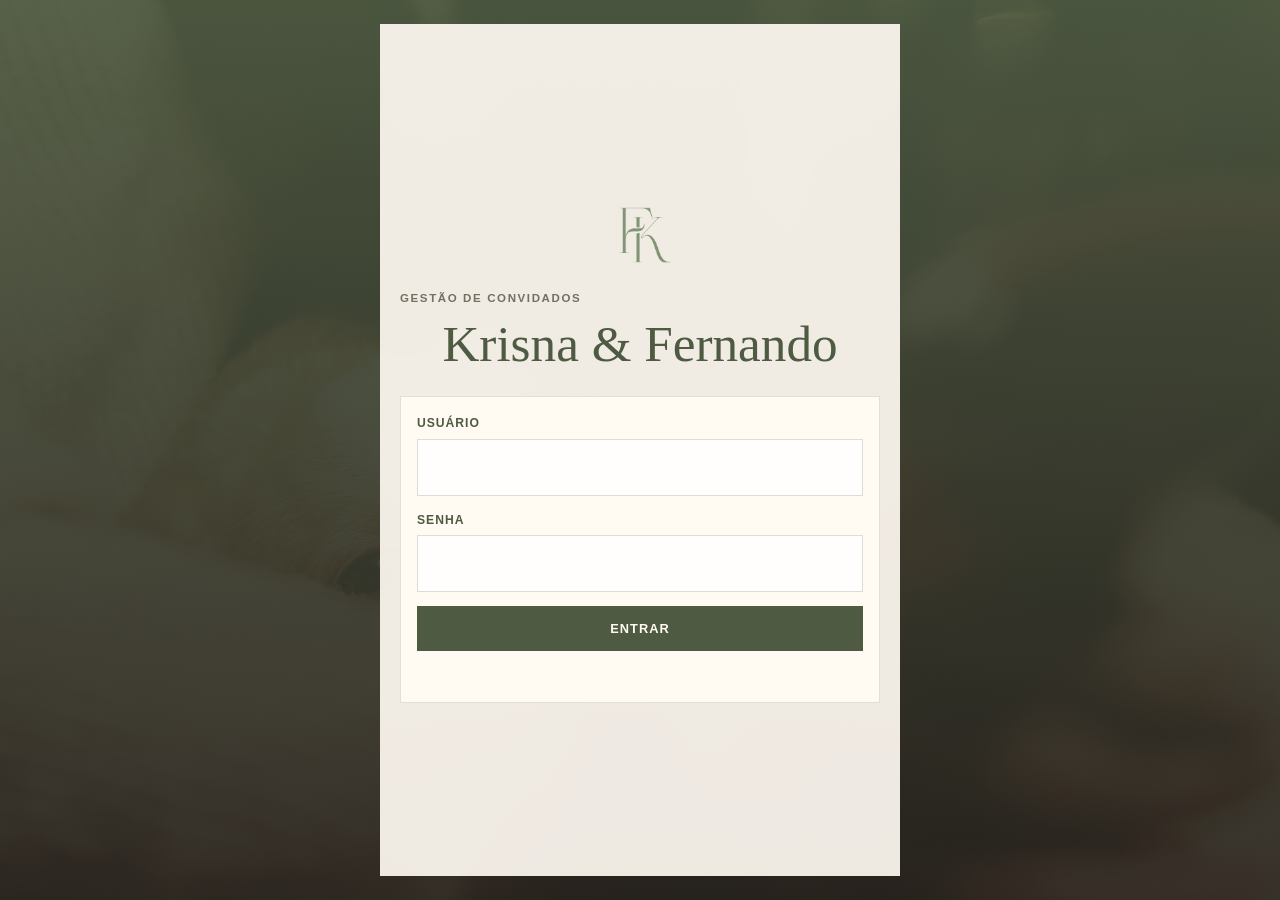
<file: admin.html>
<!doctype html>
<html lang="pt-BR">
  <head>
    <meta charset="utf-8">
    <meta name="viewport" content="width=device-width, initial-scale=1">
    <title>Gestão de Convidados | Krisna & Fernando</title>
    <meta name="robots" content="noindex,nofollow">
    <meta name="theme-color" content="#4e5a42">
    <link rel="icon" href="assets/brand/favicon.svg" type="image/svg+xml">
    <link rel="stylesheet" href="css/base.css?v=rsvp-gate-20260904">
    <link rel="stylesheet" href="css/admin.css?v=reminder-20261027">
  </head>
  <body class="admin-page">
    <main class="admin-shell">
      <section class="admin-login" id="adminLogin">
        <img src="assets/brand/monograma-small.png" alt="Monograma Krisna e Fernando">
        <p>Gestão de convidados</p>
        <h1>Krisna & Fernando</h1>
        <form id="adminLoginForm">
          <label>
            <span>Usuário</span>
            <input name="username" autocomplete="username" required>
          </label>
          <label>
            <span>Senha</span>
            <input name="password" type="password" autocomplete="current-password" required>
          </label>
          <button class="admin-button" type="submit">Entrar</button>
          <p class="admin-status" id="adminLoginStatus" role="status"></p>
        </form>
      </section>

      <section class="admin-app" id="adminApp" hidden>
        <header class="admin-header">
          <div>
            <p>Gestão de convidados</p>
            <strong id="adminOperatorName">Equipe</strong>
          </div>
          <button type="button" id="adminLogoutButton">Sair</button>
        </header>

        <nav class="admin-navigation" aria-label="Áreas administrativas">
          <button type="button" data-admin-view="guests" aria-controls="adminGuestsView" aria-pressed="true">Convidados</button>
          <button type="button" data-admin-view="gifts" aria-controls="adminGiftsView" aria-pressed="false">Presentes</button>
        </nav>
        <div id="adminGuestsView" class="admin-view">
        <section class="admin-summary" id="adminSummary"></section>
        <p class="admin-capacity-note">Pessoas convidadas incluem titulares e acompanhantes permitidos. Aguardando resposta soma as vagas dos convites pendentes; lugares liberados incluem recusas, cancelamentos e acompanhantes não confirmados.</p>
        <p class="admin-action-feedback" id="adminActionFeedback" role="status" hidden></p>

        <section class="admin-panel admin-import" id="adminImportPanel" hidden>
          <div class="admin-panel__header">
            <div>
              <p>Cadastro em lote</p>
              <h2>Adicionar lista de convidados</h2>
            </div>
          </div>
          <p class="admin-import__intro">Cadastre um convidado por linha. Você pode usar um destes formatos:<br><strong>Maria Silva | 1</strong> (nome, barra vertical e número); <strong>Maria Silva 1</strong> (nome e número separados por espaço); ou duas colunas copiadas de uma planilha. Se informar apenas o nome, o sistema considera 0 acompanhantes.</p>
          <form id="adminImportForm">
            <label>
              <span>Lista para revisar</span>
              <textarea id="adminImportInput" name="guestList" rows="9" placeholder="Maria Silva | 1&#10;João Costa  0&#10;Beatriz Lima"></textarea>
            </label>
            <button class="admin-button" type="submit">Revisar lista</button>
            <p class="admin-status" id="adminImportStatus" role="status"></p>
            <div class="admin-import__progress" id="adminImportProgress" hidden role="status" aria-live="polite">
              <span class="admin-import__spinner" aria-hidden="true"></span>
              <div>
                <strong>Salvando convidados...</strong>
                <p>A lista está sendo registrada e o status será atualizado automaticamente.</p>
              </div>
            </div>
          </form>
          <section class="admin-import__preview" id="adminImportPreview" hidden aria-live="polite">
            <div class="admin-import__summary" id="adminImportSummary"></div>
            <div class="admin-import__rows" id="adminImportRows"></div>
            <div class="admin-import__actions">
              <button class="admin-button admin-button--ghost" type="button" id="adminImportCancel">Corrigir lista</button>
              <button class="admin-button" type="button" id="adminImportConfirm">Confirmar importação</button>
            </div>
          </section>
        </section>

        <section class="admin-feedback" id="adminImportFeedback" hidden role="status" aria-live="polite">
          <div>
            <span>Cadastro concluído</span>
            <strong id="adminImportFeedbackTitle">Lista adicionada</strong>
            <p id="adminImportFeedbackMessage"></p>
          </div>
          <button class="admin-button admin-button--small admin-button--ghost" type="button" id="adminImportFeedbackClose">Fechar</button>
        </section>

        <section class="admin-panel">
          <div class="admin-panel__header">
            <div>
              <p>Lista</p>
              <h2>Status dos convidados</h2>
            </div>
            <div class="admin-panel__actions">
              <button class="admin-button admin-button--small admin-button--ghost" type="button" id="adminImportToggle" aria-expanded="false">Adicionar convidados</button>
              <button class="admin-button admin-button--small" type="button" id="refreshAdminButton">Atualizar</button>
            </div>
          </div>

          <div class="admin-filters" id="adminFilters">
            <button type="button" data-filter="all" class="is-active">Todos</button>
            <button type="button" data-filter="confirmed">Confirmados</button>
            <button type="button" data-filter="pending">Faltam</button>
            <button type="button" data-filter="declined">Não vão</button>
            <button type="button" data-filter="cancelled">Cancelados</button>
          </div>

          <div class="admin-list-controls">
            <label class="admin-sort">
              <span>Ordenar por</span>
              <select id="adminSort">
                <option value="recent" selected>Resposta mais recente</option>
                <option value="sheet">Ordem da planilha</option>
                <option value="name">Nome (A–Z)</option>
              </select>
            </label>

            <label class="admin-group">
              <span>Grupo</span>
              <select id="adminGroupFilter">
                <option value="">Todos os grupos</option>
              </select>
            </label>
          </div>

          <label class="admin-search">
            <span>Buscar</span>
            <input id="adminSearch" autocomplete="off" placeholder="Nome, grupo ou telefone">
          </label>

          <p class="admin-list-count" id="adminListCount" aria-live="polite"></p>

          <div class="admin-import__progress" id="adminGuestsLoading" role="status" hidden>
            <span class="admin-import__spinner" aria-hidden="true"></span>
            <div><strong>Atualizando convidados...</strong><p>Buscando a lista e os totais mais recentes.</p></div>
          </div>
          <p class="admin-status" id="adminGuestsStatus" role="status"></p>
          <div class="admin-list" id="adminGuestList"></div>
        </section>

        <section class="admin-panel">
          <div class="admin-panel__header">
            <div>
              <p>Gestão avulsa</p>
              <h2>Criar convidado com QR</h2>
            </div>
          </div>

          <form class="admin-create" id="adminCreateForm">
            <label>
              <span>Nome</span>
              <input name="name" required>
            </label>
            <label>
              <span>Grupo</span>
              <input name="group" value="Avulso">
            </label>
            <label>
              <span>Telefone</span>
              <input name="phone" autocomplete="tel">
            </label>
            <label>
              <span>Email</span>
              <input name="email" type="email" autocomplete="email">
            </label>
            <label>
              <span>Acompanhante</span>
              <select name="companionsConfirmed">
                <option value="0">Sem acompanhante</option>
                <option value="1">Com acompanhante</option>
              </select>
            </label>
            <label id="adminCompanionNameField" hidden>
              <span>Nome do acompanhante</span>
              <input name="companionName">
            </label>
            <button class="admin-button" type="submit">Gerar convidado e QR</button>
            <p class="admin-status" id="adminCreateStatus" role="status"></p>
          </form>
        </section>
        </div>
        <section id="adminGiftsView" class="admin-panel" hidden aria-labelledby="adminGiftsTitle">
          <div class="admin-panel__header">
            <div><p>Carinho em cada gesto</p><h2 id="adminGiftsTitle">Presentes recebidos</h2></div>
            <div class="admin-panel__actions">
              <button class="admin-button admin-button--small" type="button" id="adminManualGiftToggle" aria-expanded="false" aria-controls="adminManualGiftPanel" hidden>Adicionar presente recebido</button>
              <button class="admin-button admin-button--small" type="button" id="refreshGiftsButton">Atualizar presentes</button>
            </div>
          </div>
          <p class="admin-gifts-note">Acompanhe os presentes e as mensagens. Confira o pagamento na sua conta e use “Confirmar recebimento”. Apenas pagamentos confirmados entram no total recebido. O total ativo soma recebidos e pendentes; cancelados ficam fora. Os indicadores consideram todos os registros, independentemente dos filtros.</p>
          <section class="admin-panel" id="adminManualGiftPanel" hidden aria-labelledby="adminManualGiftTitle">
            <h3 id="adminManualGiftTitle">Recebido fora do site</h3>
            <p class="admin-gifts-note">Cadastre apenas o que já recebeu. Valores em dinheiro entram no total recebido; presentes físicos ficam no histórico, sem valor. Não cadastre novamente um presente já registrado no site.</p>
            <form class="admin-create" id="adminManualGiftForm">
              <label><span>Quem presenteou</span><input name="name" maxlength="150" required></label>
              <label><span>Tipo</span><select name="type"><option value="pix">Pix fora do site</option><option value="transfer">Transferência bancária</option><option value="cash">Dinheiro</option><option value="physical">Presente físico (sem valor)</option></select></label>
              <label><span>Descrição do presente</span><input name="title" maxlength="200" placeholder="Ex.: Pix recebido ou jogo de jantar" required></label>
              <label><span>Data do recebimento</span><input name="receivedDate" type="date" required></label>
              <label id="adminManualGiftAmount"><span>Valor recebido (R$)</span><input name="amount" type="number" min="0.01" max="10000000" step="0.01" inputmode="decimal" required></label>
              <button class="admin-button" type="submit">Registrar presente recebido</button>
              <div class="admin-import__progress" id="adminManualGiftProgress" role="status" hidden><span class="admin-import__spinner" aria-hidden="true"></span><strong>Salvando presente...</strong></div>
              <p class="admin-status" id="adminManualGiftStatus" role="status"></p>
            </form>
          </section>
          <div class="admin-summary admin-gifts-summary" id="adminGiftsSummary"></div>
          <div class="admin-gifts-controls">
            <label class="admin-search"><span>Buscar presente</span><input id="adminGiftSearch" type="search" placeholder="Quem enviou, presente ou mensagem"></label>
            <label class="admin-sort"><span>Ordenar por</span><select id="adminGiftSort">
              <option value="recent">Mais recente primeiro</option><option value="oldest">Mais antigo primeiro</option><option value="highest">Maior valor</option><option value="lowest">Menor valor</option><option value="name">Remetente (A–Z)</option>
            </select></label>
            <label class="admin-sort"><span>Pagamento</span><select id="adminGiftStatus"><option value="all">Todos os status</option><option value="paid">Confirmado</option><option value="pending">Aguardando confirmação</option><option value="physical">Físicos recebidos</option><option value="cancelled">Cancelados</option><option value="other">Outros status</option></select></label>
          </div>
          <p class="admin-status" id="adminGiftsStatus" role="status"></p>
          <p class="admin-list-count" id="adminGiftsCount" aria-live="polite"></p>
          <div class="admin-list" id="adminGiftList"></div>
        </section>
      </section>
      <dialog class="admin-response-dialog" id="adminGiftDialog" aria-labelledby="adminGiftDialogTitle" aria-describedby="adminGiftDialogDescription">
        <form id="adminGiftConfirmForm">
          <p class="admin-response-dialog__eyebrow">Confirmação manual</p>
          <h2 id="adminGiftDialogTitle">Confirmar recebimento</h2>
          <p id="adminGiftConfirmDetails"></p>
          <p id="adminGiftDialogDescription">Confirme somente após conferir que o valor chegou à sua conta. O presente será marcado como pago e a data desta confirmação será registrada.</p>
          <div id="adminGiftSaving" class="admin-import__progress" role="status" hidden>
            <span class="admin-import__spinner" aria-hidden="true"></span>
            <div><strong>Confirmando recebimento...</strong><p>Salvando o pagamento. Aguarde um instante.</p></div>
          </div>
          <p class="admin-status" id="adminGiftConfirmStatus" role="status"></p>
          <div class="admin-response-dialog__actions">
            <button class="admin-button admin-button--ghost" id="adminGiftConfirmCancel" type="button">Voltar</button>
            <button class="admin-button" id="adminGiftConfirmSubmit" type="submit">Sim, recebi o valor</button>
          </div>
        </form>
      </dialog>
      <dialog class="admin-response-dialog" id="adminResponseDialog" aria-labelledby="adminResponseTitle">
        <form id="adminResponseForm">
          <p class="admin-response-dialog__eyebrow" id="adminResponseMode"></p>
          <h2 id="adminResponseTitle"></h2>
          <p id="adminResponseDescription"></p>
          <div class="admin-response-dialog__companion" id="adminResponseCompanionFields" hidden>
            <label>
              <span>Acompanhantes confirmados</span>
              <select name="companionsConfirmed"></select>
            </label>
            <label>
              <span>Nome do acompanhante (se souber)</span>
              <input name="companionName" autocomplete="off">
            </label>
          </div>
          <p class="admin-status" id="adminResponseStatus" role="status"></p>
          <div class="admin-response-dialog__actions">
            <button class="admin-button admin-button--ghost" type="button" id="adminResponseCancel">Voltar</button>
            <button class="admin-button" type="submit" id="adminResponseSubmit">Registrar resposta</button>
          </div>
        </form>
      </dialog>
    </main>

    <script src="js/config.js?v=rsvp-gate-20260904"></script>
    <script src="js/cache.js?v=rsvp-gate-20260904"></script>
    <script src="js/api.js?v=admin-read-retry-20261027"></script>
    <script src="js/admin.js?v=reminder-tomorrow-20261028"></script>
  </body>
</html>
</file>
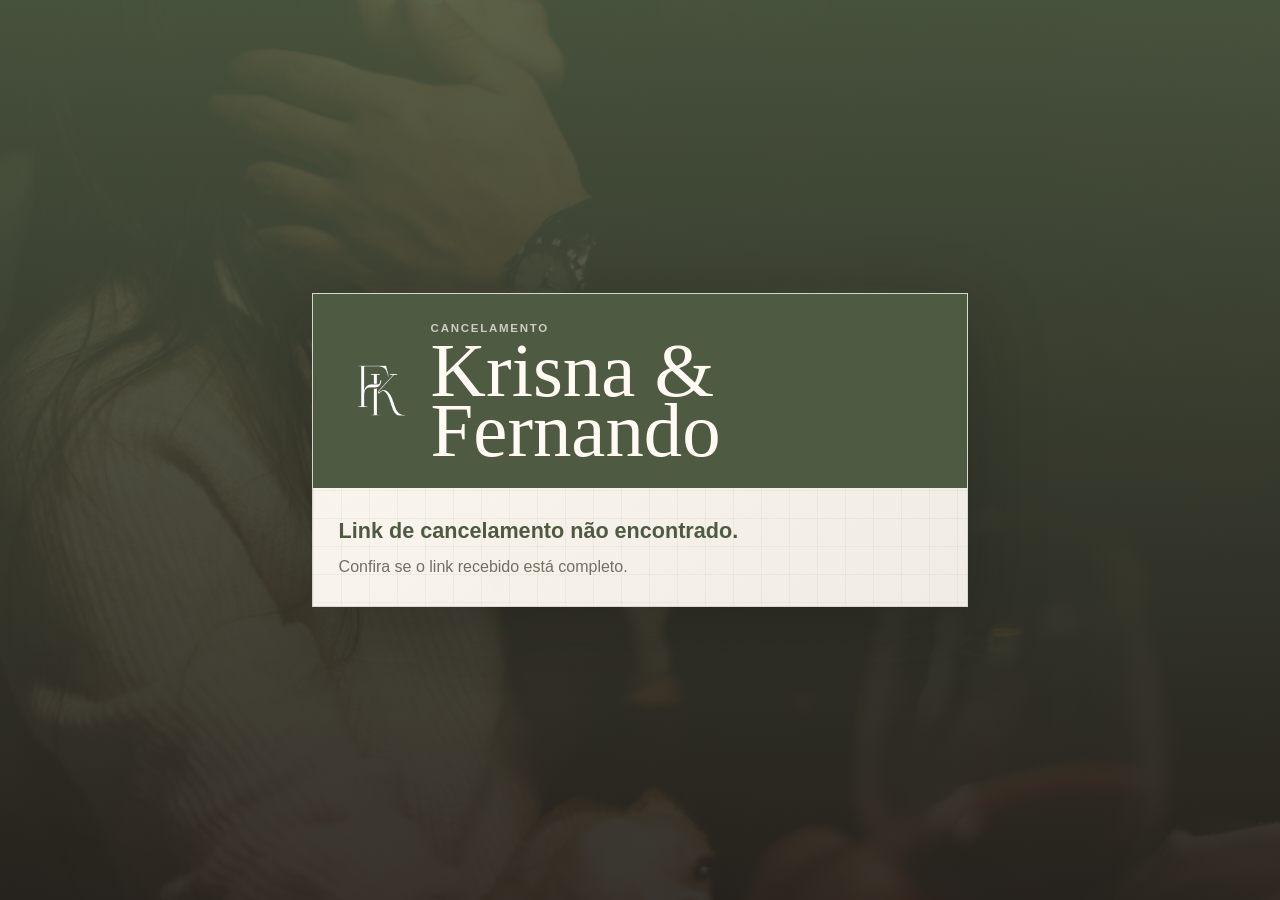
<file: cancelar.html>
<!doctype html>
<html lang="pt-BR">
  <head>
    <meta charset="utf-8">
    <meta name="viewport" content="width=device-width, initial-scale=1">
    <title>Cancelar Presença | Krisna & Fernando</title>
    <meta name="robots" content="noindex,nofollow">
    <meta name="theme-color" content="#4e5a42">
    <link rel="icon" href="assets/brand/favicon.svg" type="image/svg+xml">
    <link rel="stylesheet" href="css/base.css?v=rsvp-gate-20260904">
    <link rel="stylesheet" href="css/convite.css?v=rsvp-gate-20260904">
  </head>
  <body class="invite-page">
    <main class="invite-shell">
      <section class="invite-passport" aria-live="polite">
        <div class="invite-passport__stamp">Presença</div>
        <div class="invite-passport__header">
          <img src="assets/brand/monograma-small.png" alt="Monograma Krisna e Fernando">
          <div>
            <p>Cancelamento</p>
            <h1>Krisna & Fernando</h1>
          </div>
        </div>

        <div class="invite-loading" id="cancelLoading">
          <strong>Carregando confirmação...</strong>
          <span>Estamos verificando seu link.</span>
        </div>

        <div class="invite-content" id="cancelContent" hidden>
          <div class="invite-hero">
            <span>Confirmação encontrada</span>
            <strong id="cancelName">Convidado</strong>
            <p id="cancelCompanion" hidden></p>
          </div>

          <div class="invite-grid">
            <div>
              <span>Status</span>
              <strong>Presença confirmada</strong>
            </div>
            <div>
              <span>Ação</span>
              <strong>Cancelar presença</strong>
            </div>
          </div>

          <p class="invite-status">Ao cancelar, seu QR Code será desativado. Se precisar confirmar novamente depois, fale diretamente com os noivos.</p>

          <div class="invite-actions">
            <button class="invite-button" type="button" id="confirmCancelButton">Cancelar minha presença</button>
            <a class="invite-button invite-button--ghost" href="./">Voltar ao site</a>
          </div>
          <p class="invite-status" id="cancelStatus" role="status"></p>
        </div>
      </section>
    </main>

    <script src="js/config.js?v=rsvp-gate-20260904"></script>
    <script src="js/cache.js?v=rsvp-gate-20260904"></script>
    <script src="js/api.js?v=stability-20260929"></script>
    <script src="js/cancelar.js?v=rsvp-gate-20260904"></script>
  </body>
</html>
</file>
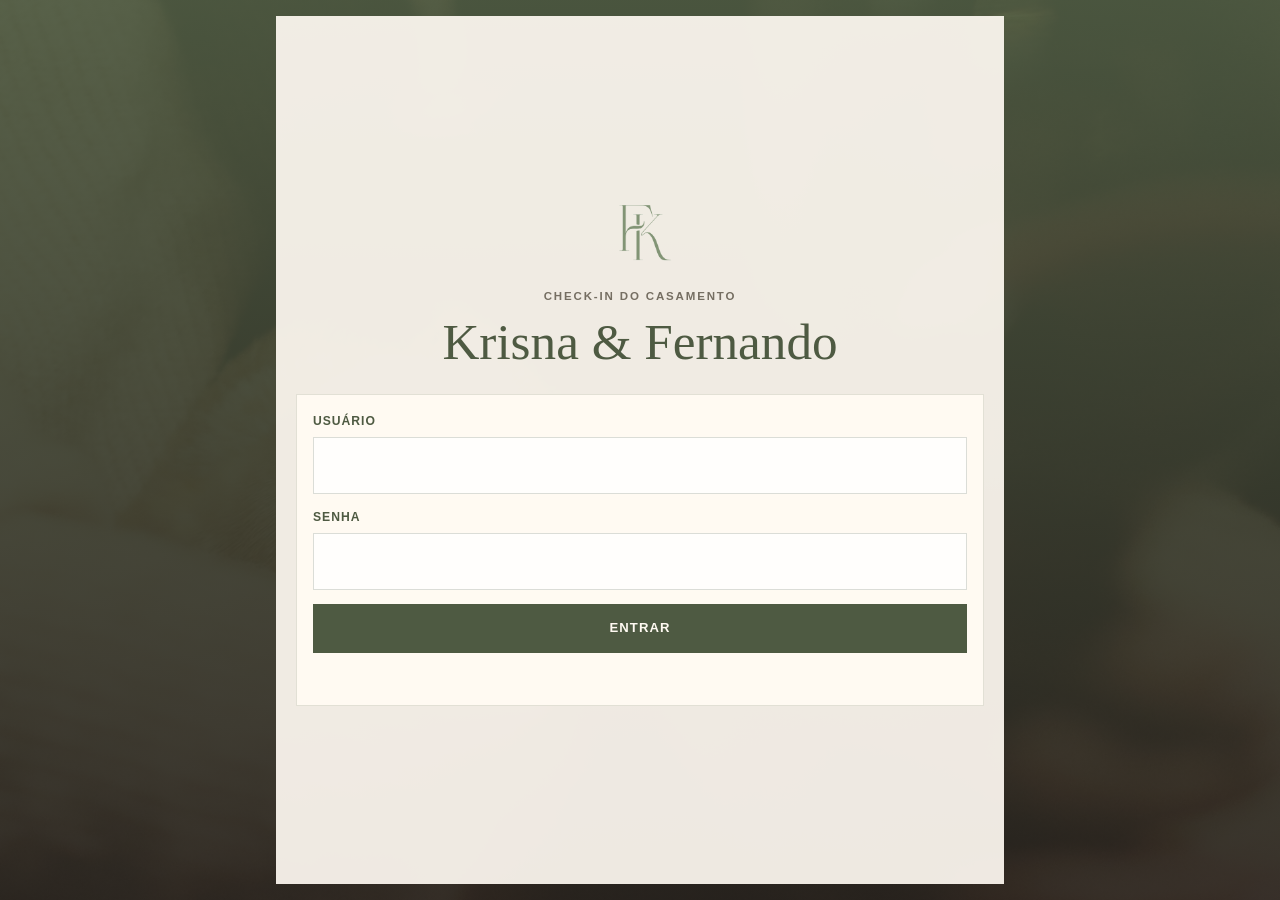
<file: checkin.html>
<!doctype html>
<html lang="pt-BR">
  <head>
    <meta charset="utf-8">
    <meta name="viewport" content="width=device-width, initial-scale=1, maximum-scale=1, user-scalable=no, viewport-fit=cover">
    <title>Check-in | Krisna & Fernando</title>
    <meta name="robots" content="noindex,nofollow">
    <meta name="theme-color" content="#4e5a42">
    <meta name="apple-mobile-web-app-capable" content="yes">
    <meta name="apple-mobile-web-app-title" content="Check-in K&F">
    <meta name="apple-mobile-web-app-status-bar-style" content="black-translucent">
    <link rel="icon" href="assets/brand/favicon.svg" type="image/svg+xml">
    <link rel="apple-touch-icon" sizes="192x192" href="assets/icons/checkin-192.png">
    <link rel="manifest" href="checkin-manifest.webmanifest">
    <link rel="stylesheet" href="css/base.css?v=rsvp-gate-20260904">
    <link rel="stylesheet" href="css/checkin.css?v=checkin-visual-20261026">
  </head>
  <body class="checkin-page">
    <main class="checkin-shell">
      <section class="checkin-login" id="loginPanel">
        <img src="assets/brand/monograma-small.png" alt="Monograma Krisna e Fernando">
        <p>Check-in do casamento</p>
        <h1>Krisna & Fernando</h1>
        <form id="loginForm">
          <label>
            <span>Usuário</span>
            <input name="username" autocomplete="username" required>
          </label>
          <label>
            <span>Senha</span>
            <input name="password" type="password" autocomplete="current-password" required>
          </label>
          <button class="checkin-button" type="submit">Entrar</button>
          <p class="checkin-status" id="loginStatus" role="status"></p>
        </form>
      </section>

      <section class="checkin-app" id="checkinApp" hidden>
        <header class="checkin-header">
          <div>
            <p>Operador</p>
            <strong id="operatorName">Equipe</strong>
          </div>
          <button type="button" id="logoutButton">Sair</button>
        </header>

        <section class="checkin-sync" aria-live="polite">
          <div>
            <span>Lista de entrada</span>
            <strong id="syncStatus">Aguardando sincronização</strong>
            <small id="syncDetails">Conecte-se à internet para baixar a lista atualizada.</small>
          </div>
          <button class="checkin-button checkin-button--ghost" type="button" id="syncRosterButton">Atualizar lista</button>
        </section>
        <label class="checkin-offline-mode">
          <input type="checkbox" id="offlineModeToggle">
          <span>Ativar modo offline — usar somente este aparelho na portaria</span>
        </label>

        <section class="checkin-result checkin-result--idle" id="resultPanel" aria-live="polite" tabindex="-1">
          <div class="checkin-result__heading">
            <span id="resultIcon" aria-hidden="true">•</span>
            <span id="resultTitle">Pronto para validar</span>
          </div>
          <p id="resultReason" class="checkin-result__reason" hidden></p>
          <strong id="resultName">Aponte a câmera para o QR Code</strong>
          <p id="resultMessage">A validação aparecerá aqui em tempo real.</p>
          <dl id="resultDetails"></dl>
        </section>

        <section class="scanner-panel" id="scannerPanel">
          <video id="scannerVideo" playsinline muted></video>
          <canvas id="scannerCanvas" hidden></canvas>
          <div class="scanner-frame" aria-hidden="true"></div>
          <div class="scanner-signal" id="scannerSignal" aria-live="polite">Câmera aguardando início</div>
        </section>

        <div class="checkin-actions">
          <button class="checkin-button" type="button" id="startScannerButton">Iniciar câmera</button>
          <button class="checkin-button checkin-button--ghost" type="button" id="stopScannerButton" disabled>Parar</button>
        </div>

        <section class="manual-panel">
          <h2>Busca manual</h2>
          <form id="manualForm">
            <label>
              <span>Nome do convidado</span>
              <input name="query" autocomplete="off" placeholder="Digite pelo menos duas letras">
            </label>
            <button class="checkin-button checkin-button--small" type="submit">Buscar</button>
          </form>
          <div class="manual-results" id="manualResults"></div>
        </section>

        <section class="checkin-history" aria-label="Últimas validações">
          <h2>Últimas leituras</h2>
          <div id="checkinHistory" class="checkin-history__list">
            <p>Nenhuma leitura registrada nesta sessão.</p>
          </div>
        </section>
      </section>
      <dialog class="checkin-confirm" id="manualConfirmDialog" aria-labelledby="manualConfirmTitle">
        <span id="manualConfirmTitle">Confirmar entrada</span>
        <strong id="manualConfirmName"></strong>
        <p id="manualConfirmDetails"></p>
        <div class="checkin-confirm__actions">
          <button class="checkin-button checkin-button--outline" type="button" id="manualCancelButton">Voltar</button>
          <button class="checkin-button" type="button" id="manualConfirmButton">Validar entrada</button>
        </div>
      </dialog>
    </main>

    <script src="assets/vendor/jsQR.js"></script>
    <script src="js/config.js?v=rsvp-gate-20260904"></script>
    <script src="js/cache.js?v=rsvp-gate-20260904"></script>
    <script src="js/api.js?v=checkin-event-20261025"></script>
    <script src="js/checkin.js?v=checkin-validando-20261026"></script>
  </body>
</html>
</file>
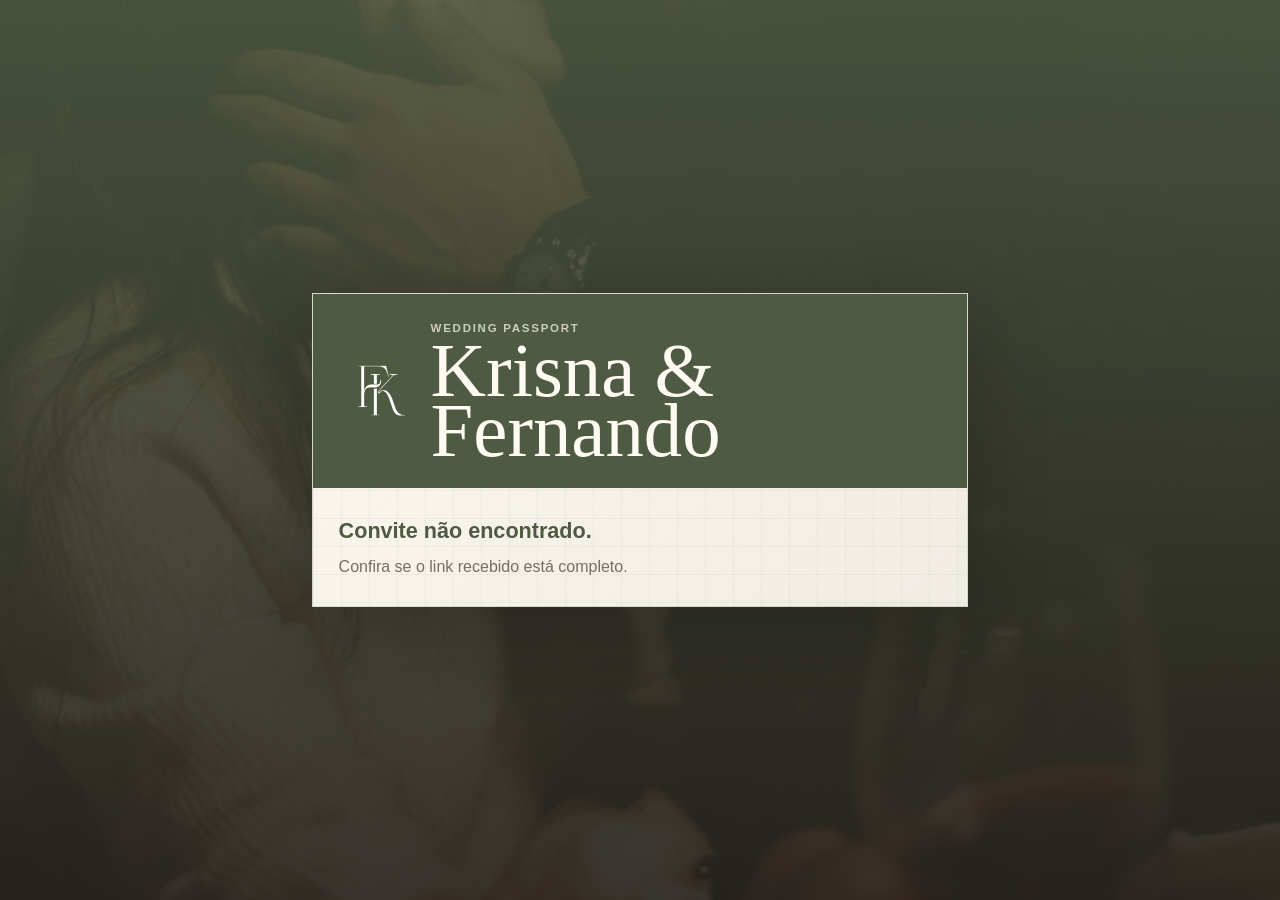
<file: convite.html>
<!doctype html>
<html lang="pt-BR">
  <head>
    <meta charset="utf-8">
    <meta name="viewport" content="width=device-width, initial-scale=1">
    <title>Convite Digital | Krisna & Fernando</title>
    <meta name="robots" content="noindex,nofollow">
    <meta name="theme-color" content="#4e5a42">
    <link rel="icon" href="assets/brand/favicon.svg" type="image/svg+xml">
    <link rel="stylesheet" href="css/base.css?v=rsvp-gate-20260904">
    <link rel="stylesheet" href="css/convite.css?v=gift-navigation-20261027">
  </head>
  <body class="invite-page">
    <main class="invite-shell">
      <section class="invite-passport" id="inviteCard" aria-live="polite">
        <div class="invite-passport__stamp">Convite digital</div>
        <div class="invite-passport__header">
          <img src="assets/brand/monograma-small.png" alt="Monograma Krisna e Fernando">
          <div>
            <p>Wedding passport</p>
            <h1>Krisna & Fernando</h1>
          </div>
        </div>

        <div class="invite-loading" id="inviteLoading">
          <strong>Carregando convite...</strong>
          <span>Estamos preparando seu QR Code de entrada.</span>
        </div>

        <div class="invite-content" id="inviteContent" hidden>
          <div class="invite-hero">
            <span>Passaporte de entrada</span>
            <strong id="inviteName">Convidado</strong>
            <p id="inviteCompanion" hidden></p>
          </div>

          <div class="invite-grid">
            <div>
              <span>Data</span>
              <strong id="inviteDate">29 de outubro de 2026</strong>
            </div>
            <div>
              <span>Horário</span>
              <strong id="inviteTime">15h30</strong>
            </div>
            <div>
              <span>Local</span>
              <strong id="inviteVenue">Buffet La Maison</strong>
            </div>
            <div>
              <span>Status</span>
              <strong id="inviteStatus">Presença confirmada</strong>
            </div>
          </div>

          <div class="invite-qr">
            <img id="inviteQr" alt="QR Code de entrada">
            <p>Apresente este QR Code na recepção do evento.</p>
            <code id="inviteCode">CHK-...</code>
          </div>

          <div class="invite-actions">
            <button class="invite-button" type="button" id="saveInviteButton">Salvar convite</button>
            <button class="invite-button invite-button--ghost" type="button" id="copyInviteButton">Copiar link</button>
            <a class="invite-button invite-button--ghost invite-gifts" href="index.html#presentes">Lista de presentes</a>
          </div>
          <p class="invite-status" id="inviteStatusMessage" role="status"></p>
        </div>
      </section>
    </main>

    <script src="js/config.js?v=rsvp-gate-20260904"></script>
    <script src="js/cache.js?v=rsvp-gate-20260904"></script>
    <script src="js/api.js?v=stability-20260929"></script>
    <script src="js/convite.js?v=png-alignment-20261027"></script>
  </body>
</html>
</file>
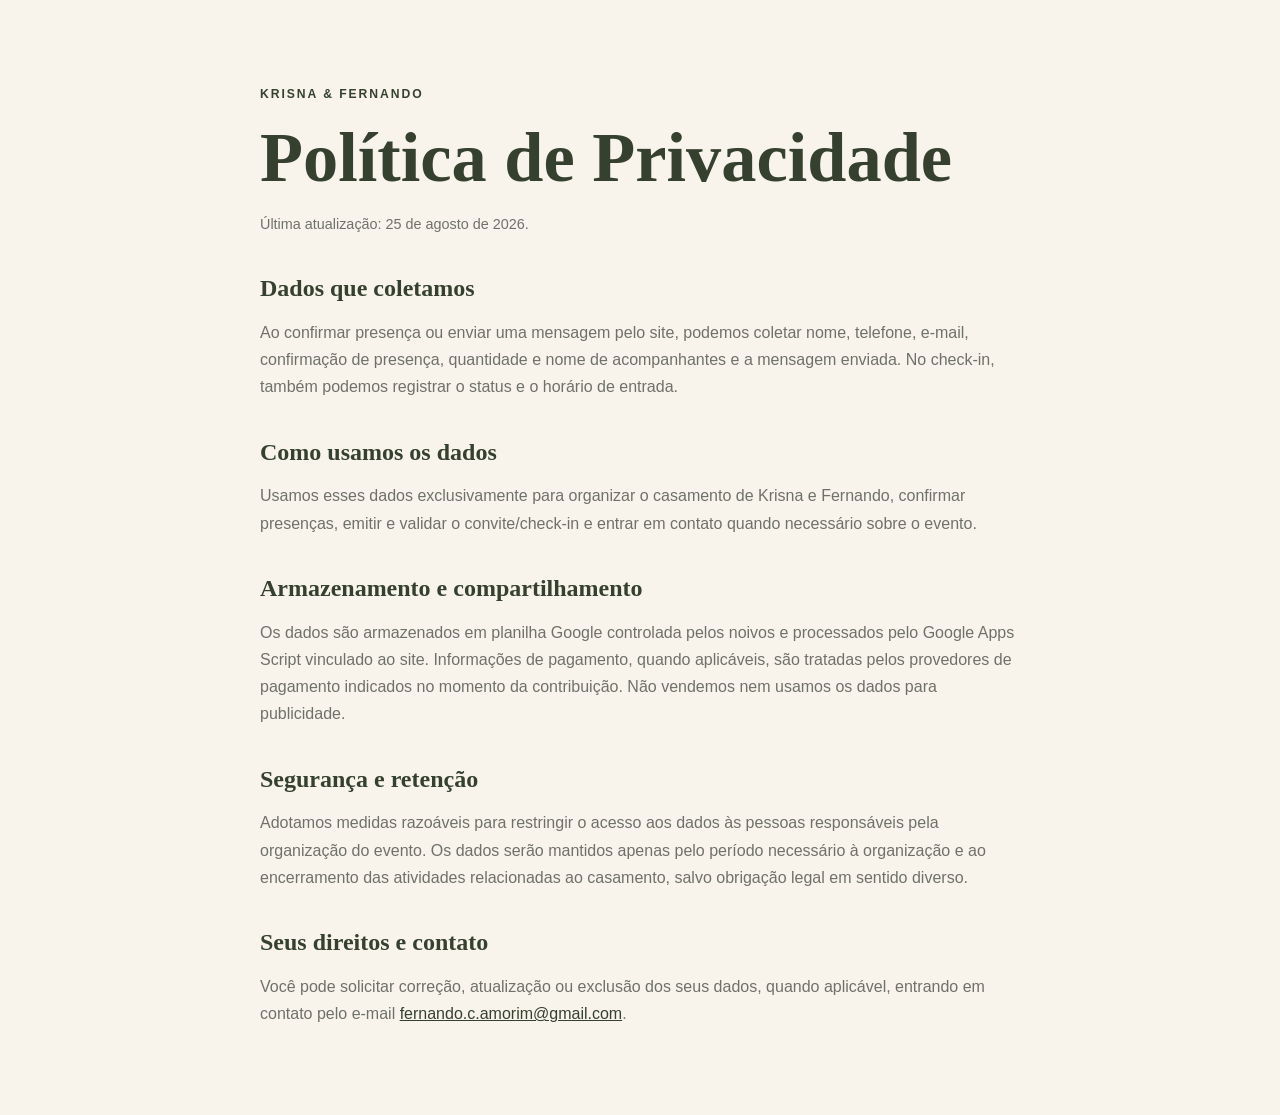
<file: politica-de-privacidade.html>
<!doctype html>
<html lang="pt-BR">
  <head>
    <meta charset="utf-8">
    <meta name="viewport" content="width=device-width, initial-scale=1">
    <title>Política de Privacidade | Krisna & Fernando</title>
    <meta name="description" content="Política de privacidade do site do casamento de Krisna e Fernando.">
    <style>
      :root { --paper: #f8f4ec; --ink: #35412e; --muted: #6f7169; }
      * { box-sizing: border-box; }
      body { margin: 0; background: var(--paper); color: var(--ink); font: 16px/1.7 Manrope, Arial, sans-serif; }
      main { width: min(760px, calc(100% - 40px)); margin: 0 auto; padding: 72px 0; }
      h1, h2 { font-family: Georgia, 'Times New Roman', serif; line-height: 1.15; }
      h1 { font-size: clamp(2.4rem, 7vw, 4.4rem); margin: 0 0 .6rem; }
      h2 { font-size: 1.5rem; margin: 2.4rem 0 .6rem; }
      p, li { color: var(--muted); }
      a { color: var(--ink); }
      .eyebrow { color: var(--ink); font-size: .76rem; font-weight: 700; letter-spacing: .16em; text-transform: uppercase; }
      .updated { font-size: .9rem; }
    </style>
  </head>
  <body>
    <main>
      <p class="eyebrow">Krisna &amp; Fernando</p>
      <h1>Política de Privacidade</h1>
      <p class="updated">Última atualização: 25 de agosto de 2026.</p>

      <h2>Dados que coletamos</h2>
      <p>Ao confirmar presença ou enviar uma mensagem pelo site, podemos coletar nome, telefone, e-mail, confirmação de presença, quantidade e nome de acompanhantes e a mensagem enviada. No check-in, também podemos registrar o status e o horário de entrada.</p>

      <h2>Como usamos os dados</h2>
      <p>Usamos esses dados exclusivamente para organizar o casamento de Krisna e Fernando, confirmar presenças, emitir e validar o convite/check-in e entrar em contato quando necessário sobre o evento.</p>

      <h2>Armazenamento e compartilhamento</h2>
      <p>Os dados são armazenados em planilha Google controlada pelos noivos e processados pelo Google Apps Script vinculado ao site. Informações de pagamento, quando aplicáveis, são tratadas pelos provedores de pagamento indicados no momento da contribuição. Não vendemos nem usamos os dados para publicidade.</p>

      <h2>Segurança e retenção</h2>
      <p>Adotamos medidas razoáveis para restringir o acesso aos dados às pessoas responsáveis pela organização do evento. Os dados serão mantidos apenas pelo período necessário à organização e ao encerramento das atividades relacionadas ao casamento, salvo obrigação legal em sentido diverso.</p>

      <h2>Seus direitos e contato</h2>
      <p>Você pode solicitar correção, atualização ou exclusão dos seus dados, quando aplicável, entrando em contato pelo e-mail <a href="mailto:fernando.c.amorim@gmail.com">fernando.c.amorim@gmail.com</a>.</p>
    </main>
  </body>
</html>
</file>
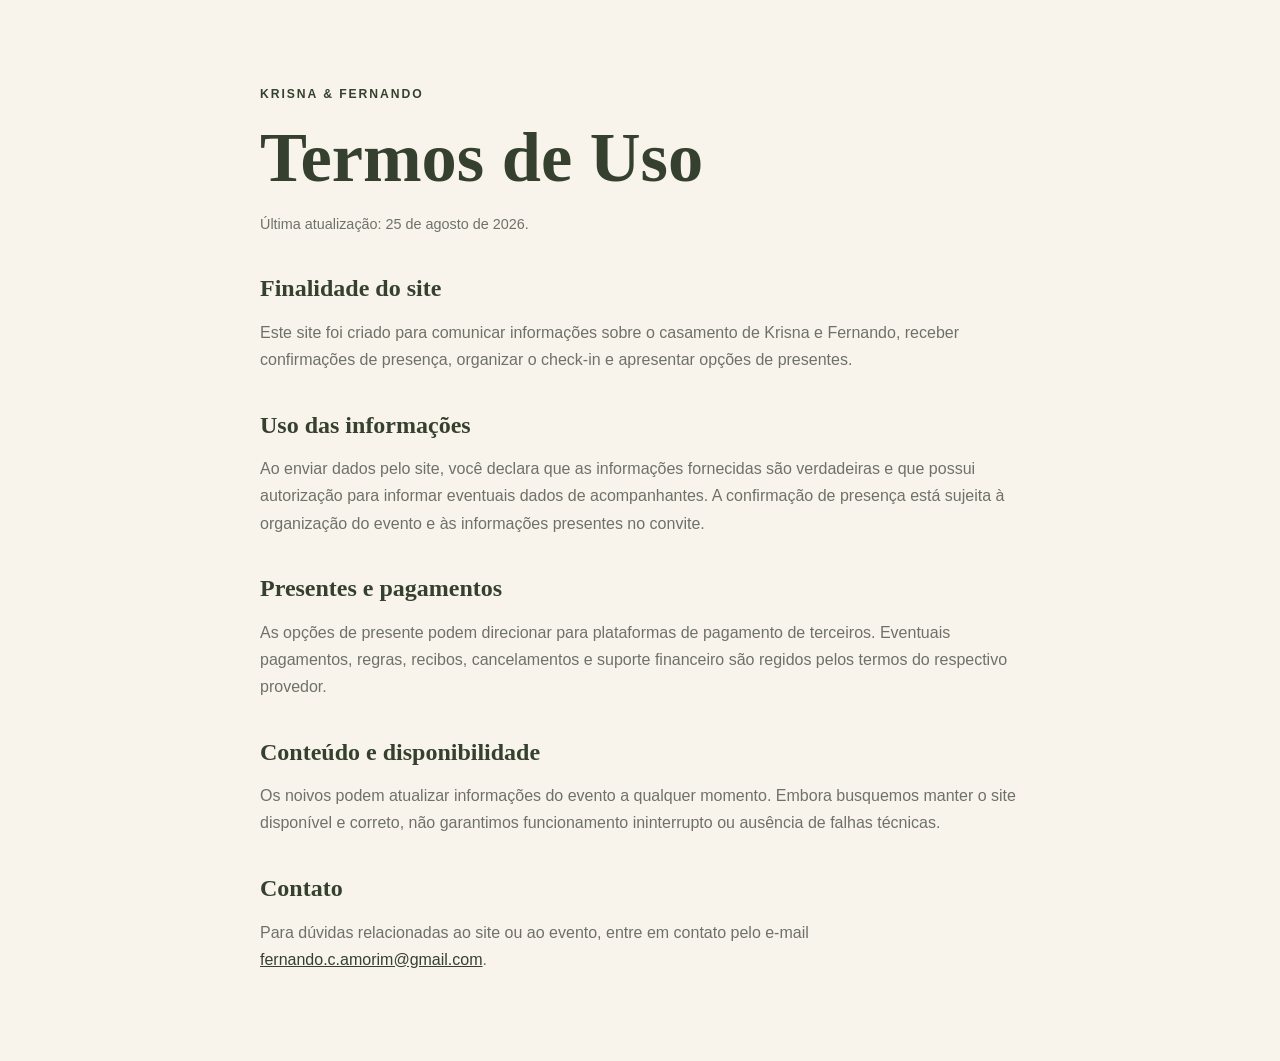
<file: termos-de-uso.html>
<!doctype html>
<html lang="pt-BR">
  <head>
    <meta charset="utf-8">
    <meta name="viewport" content="width=device-width, initial-scale=1">
    <title>Termos de Uso | Krisna & Fernando</title>
    <meta name="description" content="Termos de uso do site do casamento de Krisna e Fernando.">
    <style>
      :root { --paper: #f8f4ec; --ink: #35412e; --muted: #6f7169; }
      * { box-sizing: border-box; }
      body { margin: 0; background: var(--paper); color: var(--ink); font: 16px/1.7 Manrope, Arial, sans-serif; }
      main { width: min(760px, calc(100% - 40px)); margin: 0 auto; padding: 72px 0; }
      h1, h2 { font-family: Georgia, 'Times New Roman', serif; line-height: 1.15; }
      h1 { font-size: clamp(2.4rem, 7vw, 4.4rem); margin: 0 0 .6rem; }
      h2 { font-size: 1.5rem; margin: 2.4rem 0 .6rem; }
      p, li { color: var(--muted); }
      a { color: var(--ink); }
      .eyebrow { color: var(--ink); font-size: .76rem; font-weight: 700; letter-spacing: .16em; text-transform: uppercase; }
      .updated { font-size: .9rem; }
    </style>
  </head>
  <body>
    <main>
      <p class="eyebrow">Krisna &amp; Fernando</p>
      <h1>Termos de Uso</h1>
      <p class="updated">Última atualização: 25 de agosto de 2026.</p>

      <h2>Finalidade do site</h2>
      <p>Este site foi criado para comunicar informações sobre o casamento de Krisna e Fernando, receber confirmações de presença, organizar o check-in e apresentar opções de presentes.</p>

      <h2>Uso das informações</h2>
      <p>Ao enviar dados pelo site, você declara que as informações fornecidas são verdadeiras e que possui autorização para informar eventuais dados de acompanhantes. A confirmação de presença está sujeita à organização do evento e às informações presentes no convite.</p>

      <h2>Presentes e pagamentos</h2>
      <p>As opções de presente podem direcionar para plataformas de pagamento de terceiros. Eventuais pagamentos, regras, recibos, cancelamentos e suporte financeiro são regidos pelos termos do respectivo provedor.</p>

      <h2>Conteúdo e disponibilidade</h2>
      <p>Os noivos podem atualizar informações do evento a qualquer momento. Embora busquemos manter o site disponível e correto, não garantimos funcionamento ininterrupto ou ausência de falhas técnicas.</p>

      <h2>Contato</h2>
      <p>Para dúvidas relacionadas ao site ou ao evento, entre em contato pelo e-mail <a href="mailto:fernando.c.amorim@gmail.com">fernando.c.amorim@gmail.com</a>.</p>
    </main>
  </body>
</html>
</file>
<file: css/base.css>
:root {
  --color-cream: #f8f4ec;
  --color-paper: #fffaf2;
  --color-ink: #28241f;
  --color-muted: #756e62;
  --color-sage: #75806b;
  --color-olive: #4e5a42;
  --color-gold: #b29a68;
  --color-lavender: #b8adc5;
  --shadow-soft: 0 22px 60px rgba(53, 44, 31, 0.16);
  --font-hero: "Italianno", "Cormorant Garamond", Georgia, serif;
  --font-display: "Cormorant Garamond", Georgia, serif;
  --font-body: "Manrope", Arial, sans-serif;
  --header-height: 76px;
}

* {
  box-sizing: border-box;
}

html {
  scroll-behavior: smooth;
  overflow-x: hidden;
}

body {
  margin: 0;
  color: var(--color-ink);
  background: var(--color-cream);
  font-family: var(--font-body);
  line-height: 1.65;
  overflow-x: hidden;
}

body.loading-lock {
  overflow: hidden;
}

body.modal-lock {
  position: fixed;
  left: 0;
  right: 0;
  width: 100%;
  overflow: hidden;
}

img,
video {
  display: block;
  max-width: 100%;
}

a {
  color: inherit;
}

[hidden] {
  display: none !important;
}

@keyframes spin {
  to {
    transform: rotate(360deg);
  }
}

button,
input,
textarea,
select {
  font: inherit;
}

@media (max-width: 760px) {
  input:not([type="radio"]):not([type="checkbox"]),
  textarea,
  select {
    font-size: 16px;
  }
}

h1,
h2,
h3,
p {
  margin-top: 0;
}

h1,
h2,
h3 {
  font-family: var(--font-display);
  font-weight: 600;
  line-height: 0.98;
}

h1 {
  font-family: var(--font-hero);
  font-size: clamp(4.8rem, 8.8vw, 9.6rem);
  font-weight: 400;
  line-height: 0.78;
  margin-bottom: 1rem;
}

h2 {
  font-size: clamp(2.6rem, 6vw, 5rem);
  margin-bottom: 1.2rem;
}

h3 {
  font-size: 1.8rem;
  margin-bottom: 0.7rem;
}

p {
  color: var(--color-muted);
}

.sr-only {
  position: absolute;
  width: 1px;
  height: 1px;
  padding: 0;
  margin: -1px;
  overflow: hidden;
  clip: rect(0, 0, 0, 0);
  white-space: nowrap;
  border: 0;
}

::selection {
  color: var(--color-paper);
  background: var(--color-olive);
}
</file>
<file: css/admin.css>
.admin-page {
  min-height: 100vh;
  background:
    linear-gradient(180deg, rgba(78, 90, 66, 0.94), rgba(40, 36, 31, 0.92)),
    url("../assets/images/gallery/_BQH1929-Editar.jpg.jpg") center / cover;
  color: var(--color-ink);
}

.admin-shell {
  width: min(1180px, 100%);
  min-height: 100vh;
  margin: 0 auto;
  padding: clamp(1rem, 2vw, 1.5rem);
}

.admin-login,
.admin-app {
  display: grid;
  gap: 1rem;
}

.admin-login {
  width: min(520px, 100%);
  min-height: calc(100vh - 3rem);
  margin: 0 auto;
  align-content: center;
  padding: 1.25rem;
  background: rgba(255, 250, 242, 0.92);
}

.admin-login img {
  width: 84px;
  margin: 0 auto;
}

.admin-login p,
.admin-header p,
.admin-panel__header p {
  margin: 0;
  color: var(--color-muted);
  font-size: 0.72rem;
  font-weight: 900;
  letter-spacing: 0.14em;
  text-transform: uppercase;
}

.admin-login h1 {
  margin: 0 0 1rem;
  color: var(--color-olive);
  font-size: 3.2rem;
  text-align: center;
}

.admin-login form,
.admin-panel,
.admin-summary > div {
  border: 1px solid rgba(78, 90, 66, 0.16);
  background: var(--color-paper);
}

.admin-login form,
.admin-panel,
.admin-create {
  display: grid;
  gap: 0.85rem;
  padding: 1rem;
}

.admin-import__intro {
  margin: 0;
  color: var(--color-muted);
  line-height: 1.5;
}

.admin-import form {
  display: grid;
  gap: 0.85rem;
}

.admin-import textarea {
  width: 100%;
  min-height: 12rem;
  resize: vertical;
  border: 1px solid rgba(78, 90, 66, 0.2);
  background: rgba(255, 255, 255, 0.82);
  padding: 0.9rem 1rem;
  color: var(--color-ink);
  font: inherit;
  font-size: 16px;
  line-height: 1.45;
}

.admin-import label > span {
  display: block;
  margin-bottom: 0.35rem;
  color: var(--color-olive);
  font-size: 0.76rem;
  font-weight: 900;
  letter-spacing: 0.08em;
  text-transform: uppercase;
}

.admin-import__preview {
  display: grid;
  gap: 0.85rem;
  border-top: 1px solid rgba(78, 90, 66, 0.16);
  padding-top: 1rem;
}

.admin-import__summary {
  display: grid;
  grid-template-columns: repeat(4, minmax(0, 1fr));
  gap: 0.55rem;
}

.admin-import__summary > div {
  display: grid;
  gap: 0.15rem;
  background: rgba(78, 90, 66, 0.07);
  padding: 0.75rem;
}

.admin-import__summary span,
.admin-import-row > span {
  color: var(--color-muted);
  font-size: 0.7rem;
  font-weight: 900;
  letter-spacing: 0.08em;
  text-transform: uppercase;
}

.admin-import__summary strong {
  color: var(--color-olive);
  font-size: 1.35rem;
}

.admin-import__rows {
  display: grid;
  gap: 0.45rem;
  max-height: 22rem;
  overflow: auto;
}

.admin-import-row {
  display: grid;
  grid-template-columns: 3rem minmax(0, 1fr) auto;
  gap: 0.35rem 0.75rem;
  border-left: 4px solid #4e5a42;
  background: rgba(78, 90, 66, 0.07);
  padding: 0.7rem;
}

.admin-import-row--warning { border-left-color: #b28a2e; }
.admin-import-row--error { border-left-color: #a64242; background: rgba(166, 66, 66, 0.08); }

.admin-import-row strong { overflow-wrap: anywhere; }
.admin-import-row em { color: var(--color-muted); font-size: 0.82rem; font-style: normal; }
.admin-import-row p { grid-column: 2 / -1; margin: 0; color: var(--color-muted); font-size: 0.82rem; }

.admin-import__actions {
  display: flex;
  justify-content: flex-end;
  gap: 0.6rem;
}

.admin-import__progress {
  display: flex;
  align-items: center;
  gap: 0.75rem;
  border: 1px solid rgba(78, 90, 66, 0.18);
  background: rgba(78, 90, 66, 0.07);
  padding: 0.8rem;
}

.admin-import__progress strong,
.admin-feedback strong {
  display: block;
  color: var(--color-olive);
}

.admin-import__progress p,
.admin-feedback p {
  margin: 0.2rem 0 0;
  color: var(--color-muted);
  line-height: 1.45;
}

.admin-import__spinner {
  width: 1.25rem;
  height: 1.25rem;
  flex: 0 0 auto;
  border: 2px solid rgba(78, 90, 66, 0.2);
  border-top-color: var(--color-olive);
  border-radius: 50%;
  animation: admin-spin 0.8s linear infinite;
}

.admin-feedback {
  display: flex;
  align-items: center;
  justify-content: space-between;
  gap: 1rem;
  border: 1px solid rgba(47, 125, 79, 0.35);
  background: rgba(47, 125, 79, 0.1);
  padding: 1rem;
}

.admin-feedback > div > span {
  display: block;
  margin-bottom: 0.2rem;
  color: #2f7d4f;
  font-size: 0.7rem;
  font-weight: 900;
  letter-spacing: 0.12em;
  text-transform: uppercase;
}

@keyframes admin-spin {
  to { transform: rotate(360deg); }
}

.admin-button--ghost {
  border: 1px solid rgba(78, 90, 66, 0.35);
  background: transparent;
  color: var(--color-olive);
}

.admin-login label,
.admin-create label,
.admin-sort,
.admin-group,
.admin-search {
  display: grid;
  gap: 0.35rem;
  color: var(--color-olive);
  font-size: 0.76rem;
  font-weight: 900;
  letter-spacing: 0.08em;
  text-transform: uppercase;
}

.admin-login input,
.admin-create input,
.admin-create select,
.admin-sort select,
.admin-search input {
  width: 100%;
  border: 1px solid rgba(78, 90, 66, 0.2);
  background: rgba(255, 255, 255, 0.82);
  padding: 0.9rem 1rem;
  color: var(--color-ink);
  font-size: 16px;
  outline: none;
}

.admin-list-controls {
  display: grid;
  grid-template-columns: repeat(2, minmax(0, 1fr));
  gap: 0.75rem;
  width: min(100%, 45rem);
}

.admin-sort,
.admin-group {
  width: 100%;
}

.admin-sort select,
.admin-group select {
  width: 100%;
  min-height: 42px;
}

.admin-list-count {
  margin: 0;
  color: var(--color-muted);
  font-size: 0.82rem;
}

.admin-button,
.admin-header button,
.admin-filters button {
  min-height: 44px;
  border: 0;
  background: var(--color-olive);
  color: var(--color-paper);
  cursor: pointer;
  font-size: 0.8rem;
  font-weight: 900;
  letter-spacing: 0.08em;
  padding: 0.75rem 1rem;
  text-transform: uppercase;
}

.admin-button--small {
  min-height: 38px;
}

.admin-header {
  display: flex;
  align-items: center;
  justify-content: space-between;
  gap: 1rem;
  color: var(--color-paper);
}

.admin-header p {
  color: rgba(255, 250, 242, 0.72);
}

.admin-header button {
  border: 1px solid rgba(255, 250, 242, 0.5);
  background: transparent;
}

.admin-summary {
  display: grid;
  grid-template-columns: repeat(4, minmax(0, 1fr));
  gap: 0.75rem;
}

.admin-summary > div {
  display: grid;
  gap: 0.2rem;
  padding: 0.9rem;
}

.admin-summary span {
  color: var(--color-muted);
  font-size: 0.72rem;
  font-weight: 800;
  text-transform: uppercase;
}

.admin-summary strong {
  color: var(--color-olive);
  font-size: 1.8rem;
}

.admin-capacity-note {
  margin: -0.35rem 0 0;
  color: var(--color-paper);
  font-size: 0.82rem;
}

.admin-action-feedback {
  margin: 0;
  border-left: 5px solid #2f7d4f;
  background: var(--color-paper);
  color: var(--color-ink);
  padding: 0.85rem 1rem;
}

.admin-action-feedback.is-warning {
  border-left-color: #b28a2e;
}

.admin-action-feedback.is-error {
  border-left-color: #a64242;
}

.admin-panel__header {
  display: flex;
  align-items: center;
  justify-content: space-between;
  gap: 1rem;
}

.admin-panel__actions {
  display: flex;
  flex-wrap: wrap;
  gap: 0.55rem;
}

.admin-panel__header h2 {
  margin: 0.2rem 0 0;
  color: var(--color-ink);
  font-size: 1.45rem;
}

.admin-filters {
  display: flex;
  flex-wrap: wrap;
  gap: 0.5rem;
}

.admin-filters button {
  min-height: 36px;
  border: 1px solid rgba(78, 90, 66, 0.22);
  background: transparent;
  color: var(--color-olive);
}

.admin-filters button.is-active {
  background: var(--color-olive);
  color: var(--color-paper);
}

.admin-list {
  display: grid;
  gap: 0.7rem;
}

.admin-guest {
  display: grid;
  gap: 0.55rem;
  border: 1px solid rgba(78, 90, 66, 0.14);
  border-left: 7px solid var(--color-muted);
  background: rgba(255, 255, 255, 0.72);
  padding: 0.7rem 0.9rem;
}

.admin-guest--confirmed {
  border-left-color: #2f7d4f;
}

.admin-guest--declined {
  border-left-color: #a64242;
}

.admin-guest--cancelled {
  border-left-color: #b28a2e;
}

.admin-guest__heading span {
  color: var(--color-gold);
  font-size: 0.7rem;
  font-weight: 900;
  letter-spacing: 0.12em;
  text-transform: uppercase;
}

.admin-guest__heading strong {
  display: block;
  margin-top: 0.2rem;
  color: var(--color-ink);
  font-size: 1.25rem;
}

.admin-guest__heading p {
  margin: 0.15rem 0 0;
  color: var(--color-muted);
}

.admin-guest__keyfacts {
  display: grid;
  grid-template-columns: repeat(4, minmax(0, 1fr));
  gap: 0.5rem 1rem;
  margin: 0;
}

.admin-guest__keyfacts div,
.admin-guest__details div,
.admin-guest dt,
.admin-guest dd {
  min-width: 0;
}

.admin-guest dt,
.admin-guest dd {
  margin: 0;
}

.admin-guest dt {
  color: var(--color-muted);
  font-size: 0.72rem;
}

.admin-guest dd {
  color: var(--color-ink);
  font-weight: 800;
  overflow-wrap: anywhere;
}

.admin-guest__details {
  border-top: 1px solid rgba(78, 90, 66, 0.12);
  padding-top: 0.45rem;
}

.admin-guest__details summary {
  width: fit-content;
  color: var(--color-olive);
  cursor: pointer;
  font-size: 0.78rem;
  font-weight: 900;
  list-style-position: inside;
  text-transform: uppercase;
}

.admin-guest__details > dl {
  display: grid;
  grid-template-columns: repeat(3, minmax(0, 1fr));
  gap: 0.5rem 1rem;
  margin: 0.7rem 0;
}

.admin-guest__links {
  display: flex;
  flex-wrap: wrap;
  gap: 0.55rem;
}

.admin-guest__links a {
  border: 1px solid rgba(78, 90, 66, 0.2);
  color: var(--color-olive);
  font-size: 0.78rem;
  font-weight: 900;
  padding: 0.45rem 0.7rem;
  text-decoration: none;
  text-transform: uppercase;
}

.admin-guest__actions {
  display: flex;
  flex-wrap: wrap;
  gap: 0.5rem;
  border-top: 1px solid rgba(78, 90, 66, 0.12);
  padding-top: 0.7rem;
}

.admin-guest__actions .admin-button {
  min-height: 38px;
}

.admin-response-dialog {
  width: min(470px, calc(100% - 2rem));
  max-height: calc(100% - 2rem);
  border: 1px solid rgba(78, 90, 66, 0.2);
  background: var(--color-paper);
  color: var(--color-ink);
  padding: 1.4rem;
}

.admin-response-dialog::backdrop {
  background: rgba(18, 17, 15, 0.72);
}

.admin-response-dialog form,
.admin-response-dialog__companion {
  display: grid;
  gap: 0.8rem;
}

.admin-response-dialog__companion[hidden] {
  display: none;
}

.admin-response-dialog__eyebrow {
  margin: 0;
  color: var(--color-olive);
  font-size: 0.76rem;
  font-weight: 900;
  text-transform: uppercase;
}

.admin-response-dialog h2 {
  margin: 0;
  font-family: var(--font-display);
  font-size: 1.8rem;
}

.admin-response-dialog p {
  margin: 0;
}

.admin-response-dialog__companion label {
  display: grid;
  gap: 0.35rem;
  color: var(--color-olive);
  font-size: 0.76rem;
  font-weight: 900;
  text-transform: uppercase;
}

.admin-response-dialog__companion select,
.admin-response-dialog__companion input,
.admin-response-dialog__companion textarea {
  width: 100%;
  min-height: 44px;
  border: 1px solid rgba(78, 90, 66, 0.25);
  background: #fff;
  color: var(--color-ink);
  padding: 0.6rem;
  font: inherit;
}

.admin-response-dialog__actions {
  display: grid;
  grid-template-columns: 1fr 1fr;
  gap: 0.6rem;
}

.admin-create {
  grid-template-columns: repeat(2, minmax(0, 1fr));
  padding: 0;
}

.admin-create .admin-button,
.admin-create .admin-status {
  grid-column: 1 / -1;
}

.admin-status {
  min-height: 1.35rem;
  margin: 0;
  color: var(--color-muted);
}

@media (max-width: 820px) {
  .admin-guest__details > dl,
  .admin-create,
  .admin-import__summary {
    grid-template-columns: 1fr;
  }

  .admin-guest {
    gap: 0.35rem;
    padding: 0.55rem 0.7rem;
  }

  .admin-guest__heading strong {
    font-size: 1.08rem;
  }

  .admin-guest__heading p {
    font-size: 0.86rem;
  }

  .admin-guest__keyfacts {
    grid-template-columns: repeat(4, minmax(0, 1fr));
    gap: 0.25rem;
  }

  .admin-guest dt {
    font-size: 0.65rem;
  }

  .admin-guest dd {
    font-size: 0.9rem;
  }

  .admin-guest__details {
    padding-top: 0.3rem;
  }

  .admin-import-row { grid-template-columns: 2.5rem minmax(0, 1fr); }
  .admin-import-row em { grid-column: 2; }
  .admin-import__actions { align-items: stretch; flex-direction: column-reverse; }

  .admin-header,
  .admin-panel__header {
    align-items: flex-start;
    flex-direction: column;
  }

  .admin-panel__actions { width: 100%; }
  .admin-panel__actions .admin-button { flex: 1; }
  .admin-feedback { align-items: stretch; flex-direction: column; }
}

@media (max-width: 600px) {
  .admin-summary { grid-template-columns: repeat(2, minmax(0, 1fr)); }
  .admin-list-controls { grid-template-columns: 1fr; }
  .admin-guest__keyfacts { grid-template-columns: repeat(2, minmax(0, 1fr)); }
  .admin-guest__actions .admin-button { flex: 1 1 100%; }
}

@media (max-width: 420px) {
  .admin-response-dialog__actions { grid-template-columns: 1fr; }
}

.admin-view { display: grid; gap: 1rem; }
.admin-navigation { display: flex; gap: 0.4rem; padding: 0.35rem; background: rgba(255, 250, 242, 0.12); border: 1px solid rgba(255, 250, 242, 0.25); border-radius: 10px; }
.admin-navigation button { min-height: 46px; padding: 0.7rem 1.5rem; border: 0; border-radius: 6px; background: transparent; color: var(--color-paper); font: inherit; font-weight: 800; cursor: pointer; }
.admin-navigation button[aria-pressed="true"] { background: var(--color-paper); color: var(--color-olive); }
.admin-page :is(button, input, select):focus-visible { outline: 3px solid #b28a2e; outline-offset: 3px; }
.admin-page button:disabled { opacity: 0.6; cursor: wait; }
#adminGiftsView { border-radius: 10px; padding: clamp(1rem, 3vw, 1.75rem); }
.admin-gifts-note { margin: 0; color: var(--color-muted); line-height: 1.6; max-width: 76ch; }
.admin-gifts-summary { grid-template-columns: repeat(3, minmax(0, 1fr)); margin: 0.5rem 0; }
.admin-gifts-summary > div { background: rgba(78, 90, 66, 0.05); border-radius: 8px; }
.admin-gifts-summary strong { font-size: clamp(1.2rem, 2.6vw, 1.8rem); overflow-wrap: anywhere; }
.admin-gifts-controls { display: grid; grid-template-columns: 1.4fr 1fr 1fr; gap: 0.75rem; }
.admin-gifts-controls :is(input, select) { min-width: 0; border-radius: 6px; font-family: inherit; }
.admin-gift { min-width: 0; display: grid; gap: 1rem; padding: clamp(1rem, 2vw, 1.4rem); border: 1px solid rgba(78, 90, 66, 0.18); border-radius: 8px; background: rgba(255, 255, 255, 0.75); overflow-wrap: anywhere; }
.admin-gift__heading { display: flex; align-items: flex-start; justify-content: space-between; gap: 1rem; }
.admin-gift h3 { margin: 0.55rem 0 0.2rem; font-family: inherit; font-size: 1.15rem; }
.admin-gift__heading p { margin: 0; color: var(--color-muted); }
.admin-gift__amount { color: var(--color-olive); font-size: 1.4rem; white-space: nowrap; }
.admin-gift__status { display: inline-block; border-radius: 4px; padding: 0.25rem 0.5rem; background: #f4ead1; color: #715316; font-size: 0.75rem; font-weight: 800; }
.admin-gift__status--paid { background: #e5efe7; color: #285d3a; }
.admin-gift__status--other { background: #eee9e4; color: #63574e; }
.admin-gift__facts { display: flex; flex-wrap: wrap; gap: 0.75rem 2rem; margin: 0; }
.admin-gift dt, .admin-gift__message > span { color: var(--color-muted); font-size: 0.75rem; }
.admin-gift dd { margin: 0.2rem 0 0; font-size: 0.9rem; font-weight: 700; }
.admin-gift__message { border-top: 1px solid rgba(78, 90, 66, 0.14); padding-top: 0.8rem; }
.admin-gift__message p { white-space: pre-wrap; margin: 0.35rem 0 0; line-height: 1.65; }
.admin-gifts-empty { text-align: center; padding: 2rem 1rem; color: var(--color-muted); background: rgba(78, 90, 66, 0.04); border-radius: 8px; }
@media (max-width: 820px) {
  .admin-gifts-controls { grid-template-columns: 1fr 1fr; }
  .admin-gifts-controls .admin-search { grid-column: 1 / -1; }
}
@media (max-width: 600px) {
  .admin-navigation button { flex: 1; padding-inline: 0.5rem; }
  .admin-gifts-summary, .admin-gifts-controls { grid-template-columns: 1fr; }
  .admin-gifts-controls .admin-search { grid-column: auto; }
  .admin-gift__heading { flex-direction: column; gap: 0.65rem; }
}

@media (prefers-reduced-motion: reduce) {
  .admin-import__spinner { animation: none; }
}

.admin-button--cancel { background: transparent; color: #924242; border: 1px solid #b77878; }
.admin-gift__status--cancelled { background: #eee9e4; color: #63574e; }

.admin-gift__status--physical { background: #e5efe7; color: #285d3a; }
#adminManualGiftPanel h3 { margin: 0; }
#adminManualGiftProgress { grid-column: 1 / -1; }

.admin-response-dialog__companion textarea {
  resize: vertical;
  line-height: 1.5;
}
</file>
<file: css/convite.css>
.invite-page {
  min-height: 100vh;
  background:
    linear-gradient(180deg, rgba(78, 90, 66, 0.9), rgba(40, 36, 31, 0.92)),
    url("../assets/images/gallery/_BQH1940.jpg.jpg") center / cover;
  color: var(--color-ink);
}

.invite-shell {
  width: min(720px, 100%);
  min-height: 100vh;
  margin: 0 auto;
  padding: clamp(1rem, 4vw, 2rem);
  display: grid;
  align-items: center;
}

.invite-passport {
  position: relative;
  overflow: hidden;
  border: 1px solid rgba(78, 90, 66, 0.18);
  background:
    linear-gradient(135deg, rgba(255, 250, 242, 0.98), rgba(248, 244, 236, 0.96)),
    radial-gradient(circle at 18% 14%, rgba(178, 154, 104, 0.18), transparent 30%);
  box-shadow: 0 24px 70px rgba(18, 17, 15, 0.28);
}

.invite-passport::before {
  position: absolute;
  inset: 0;
  content: "";
  background-image:
    linear-gradient(rgba(78, 90, 66, 0.055) 1px, transparent 1px),
    linear-gradient(90deg, rgba(78, 90, 66, 0.055) 1px, transparent 1px);
  background-size: 28px 28px;
  pointer-events: none;
}

.invite-passport__stamp {
  position: absolute;
  top: 1.1rem;
  right: -2.6rem;
  z-index: 1;
  border: 1px solid rgba(178, 154, 104, 0.72);
  color: var(--color-gold);
  font-size: 0.7rem;
  font-weight: 900;
  letter-spacing: 0.16em;
  padding: 0.45rem 2.5rem;
  text-transform: uppercase;
  transform: rotate(34deg);
}

.invite-passport__header,
.invite-content,
.invite-loading {
  position: relative;
  z-index: 1;
}

.invite-passport__header {
  display: flex;
  align-items: center;
  gap: 1rem;
  border-bottom: 1px solid rgba(78, 90, 66, 0.14);
  background: var(--color-olive);
  padding: clamp(1.1rem, 4vw, 1.6rem);
  color: var(--color-paper);
}

.invite-passport__header img {
  width: 76px;
  height: 76px;
  object-fit: contain;
  filter: brightness(0) invert(1);
}

.invite-passport__header p,
.invite-hero span,
.invite-grid span {
  margin: 0;
  font-size: 0.72rem;
  font-weight: 900;
  letter-spacing: 0.15em;
  text-transform: uppercase;
}

.invite-passport__header p {
  color: rgba(255, 250, 242, 0.72);
}

.invite-passport__header h1 {
  margin: 0.2rem 0 0;
  color: var(--color-paper);
  font-size: clamp(2.6rem, 10vw, 4.8rem);
}

.invite-loading,
.invite-content {
  padding: clamp(1.1rem, 4vw, 1.6rem);
}

.invite-loading {
  display: grid;
  gap: 0.35rem;
}

.invite-loading strong {
  color: var(--color-olive);
  font-size: 1.35rem;
}

.invite-loading span,
.invite-status,
.invite-hero p,
.invite-qr p {
  color: var(--color-muted);
}

.invite-content {
  display: grid;
  gap: 1rem;
}

.invite-hero {
  display: grid;
  gap: 0.35rem;
  border-bottom: 1px solid rgba(78, 90, 66, 0.16);
  padding-bottom: 1rem;
}

.invite-hero span,
.invite-grid span {
  color: var(--color-gold);
}

.invite-hero strong {
  color: var(--color-ink);
  font-family: var(--font-display);
  font-size: clamp(2rem, 8vw, 3.3rem);
  line-height: 1;
}

.invite-hero p,
.invite-qr p,
.invite-status {
  margin: 0;
}

.invite-grid {
  display: grid;
  grid-template-columns: repeat(2, minmax(0, 1fr));
  gap: 0.75rem;
}

.invite-grid div {
  display: grid;
  gap: 0.25rem;
  border: 1px solid rgba(78, 90, 66, 0.14);
  background: rgba(248, 244, 236, 0.62);
  padding: 0.85rem;
}

.invite-grid strong {
  color: var(--color-ink);
  font-size: 0.98rem;
  line-height: 1.25;
}

.invite-qr {
  display: grid;
  justify-items: center;
  gap: 0.75rem;
  border: 1px solid rgba(78, 90, 66, 0.14);
  background: rgba(255, 250, 242, 0.72);
  padding: 1rem;
  text-align: center;
}

.invite-qr img {
  width: min(250px, 74vw);
  border: 10px solid #fff;
}

.invite-qr code {
  max-width: 100%;
  color: var(--color-olive);
  font-size: 0.72rem;
  overflow-wrap: anywhere;
}

.invite-actions {
  display: grid;
  grid-template-columns: 1fr 1fr;
  gap: 0.75rem;
}

.invite-button {
  min-height: 48px;
  border: 0;
  background: var(--color-olive);
  color: var(--color-paper);
  cursor: pointer;
  font-size: 0.8rem;
  font-weight: 900;
  letter-spacing: 0.08em;
  padding: 0.85rem 1rem;
  text-transform: uppercase;
}

.invite-button--ghost {
  border: 1px solid rgba(78, 90, 66, 0.24);
  background: transparent;
  color: var(--color-olive);
}

.invite-button:disabled {
  cursor: wait;
  opacity: 0.64;
}

@media (max-width: 540px) {
  .invite-shell {
    align-items: start;
  }

  .invite-passport__header {
    align-items: flex-start;
  }

  .invite-passport__header img {
    width: 58px;
    height: 58px;
  }

  .invite-grid,
  .invite-actions {
    grid-template-columns: 1fr;
  }
}

.invite-gifts {
  grid-column: 1 / -1;
  justify-self: center;
  width: min(100%, 300px);
  display: inline-flex;
  align-items: center;
  justify-content: center;
  text-align: center;
  text-decoration: none;
}
</file>
<file: css/checkin.css>
.checkin-page {
  min-height: 100vh;
  background:
    linear-gradient(180deg, rgba(78, 90, 66, 0.94), rgba(40, 36, 31, 0.92)),
    url("../assets/images/gallery/_BQH1929-Editar.jpg.jpg") center / cover;
  overscroll-behavior-y: contain;
  touch-action: pan-y;
  -webkit-text-size-adjust: 100%;
}

.checkin-shell {
  width: min(760px, 100%);
  min-height: 100vh;
  margin: 0 auto;
  padding: 1rem;
}

.checkin-login,
.checkin-app {
  display: grid;
  gap: 1rem;
}

.checkin-login {
  min-height: calc(100vh - 2rem);
  align-content: center;
  padding: 1.25rem;
  background: rgba(255, 250, 242, 0.92);
}

.checkin-login img {
  width: 84px;
  margin: 0 auto;
}

.checkin-login p,
.checkin-header p {
  margin: 0;
  color: var(--color-muted);
  font-size: 0.72rem;
  font-weight: 800;
  letter-spacing: 0.16em;
  text-align: center;
  text-transform: uppercase;
}

.checkin-login h1 {
  margin: 0 0 1rem;
  color: var(--color-olive);
  font-size: 3.2rem;
  text-align: center;
}

.checkin-login form,
.manual-panel,
.checkin-history,
.scanner-panel,
.checkin-result {
  border: 1px solid rgba(78, 90, 66, 0.16);
  background: var(--color-paper);
}

.checkin-login form,
.manual-panel,
.checkin-history {
  display: grid;
  gap: 0.85rem;
  padding: 1rem;
}

.checkin-login label,
.manual-panel label {
  display: grid;
  gap: 0.35rem;
  color: var(--color-olive);
  font-size: 0.76rem;
  font-weight: 800;
  letter-spacing: 0.08em;
  text-transform: uppercase;
}

.checkin-login input,
.manual-panel input {
  width: 100%;
  border: 1px solid rgba(78, 90, 66, 0.2);
  background: rgba(255, 255, 255, 0.78);
  padding: 0.9rem 1rem;
  color: var(--color-ink);
  font-size: 16px;
  outline: none;
}

.checkin-login input:focus,
.manual-panel input:focus {
  border-color: var(--color-gold);
  box-shadow: 0 0 0 3px rgba(178, 154, 104, 0.18);
}

.checkin-button {
  min-height: 48px;
  border: 0;
  background: var(--color-olive);
  color: var(--color-paper);
  cursor: pointer;
  font-size: 0.82rem;
  font-weight: 900;
  letter-spacing: 0.08em;
  padding: 0.85rem 1rem;
  text-transform: uppercase;
}

.checkin-button--ghost,
.checkin-header button {
  border: 1px solid rgba(255, 250, 242, 0.5);
  background: transparent;
  color: var(--color-paper);
}

.checkin-button--small {
  min-height: 42px;
}

.checkin-button:disabled {
  cursor: not-allowed;
  opacity: 0.58;
}

.checkin-status {
  min-height: 1.4rem;
  margin: 0;
  text-align: center;
}

.checkin-header {
  display: flex;
  align-items: center;
  justify-content: space-between;
  gap: 1rem;
  color: var(--color-paper);
  padding: 0.25rem 0;
}

.checkin-header p {
  color: rgba(255, 250, 242, 0.72);
  text-align: left;
}

.checkin-header strong {
  display: block;
  margin-top: 0.15rem;
}

.checkin-header button {
  min-height: 38px;
  cursor: pointer;
  font-weight: 800;
  padding: 0.45rem 0.85rem;
}

.checkin-sync {
  display: flex;
  align-items: center;
  justify-content: space-between;
  gap: 1rem;
  border: 1px solid rgba(255, 250, 242, 0.28);
  background: rgba(18, 17, 15, 0.28);
  color: var(--color-paper);
  padding: 0.8rem;
}

.checkin-sync div {
  display: grid;
  gap: 0.16rem;
}

.checkin-sync span {
  color: rgba(255, 250, 242, 0.7);
  font-size: 0.68rem;
  font-weight: 800;
  letter-spacing: 0.12em;
  text-transform: uppercase;
}

.checkin-sync strong {
  font-size: 0.92rem;
}

.checkin-sync small {
  color: rgba(255, 250, 242, 0.78);
  font-size: 0.76rem;
  line-height: 1.35;
}

.checkin-offline-mode {
  display: flex;
  align-items: center;
  gap: 0.65rem;
  color: var(--color-paper);
  font-size: 0.88rem;
}

.checkin-offline-mode input {
  width: 1.2rem;
  height: 1.2rem;
  accent-color: var(--color-gold);
}

.checkin-sync .checkin-button {
  flex: 0 0 auto;
  min-height: 40px;
}

.checkin-result {
  --result-background: #fffaf2;
  --result-foreground: #292b25;
  --result-divider: rgba(41, 43, 37, 0.25);
  display: grid;
  gap: 0.6rem;
  position: relative;
  padding: 1.2rem;
  border: 0;
  background: var(--result-background);
  color: var(--result-foreground);
  overflow-wrap: anywhere;
}

.checkin-result--allowed {
  --result-background: #17613c;
  --result-foreground: #ffffff;
  --result-divider: rgba(255, 255, 255, 0.4);
}

.checkin-result--used,
.checkin-result--invalid {
  --result-background: #982b30;
  --result-foreground: #ffffff;
  --result-divider: rgba(255, 255, 255, 0.4);
}

.checkin-result--warning {
  --result-background: #f4c65c;
  --result-foreground: #302608;
}

.checkin-result--reading {
  --result-background: #ece9e0;
  --result-foreground: #34392e;
}

.checkin-result__heading {
  display: flex;
  align-items: flex-start;
  gap: 0.65rem;
}

#resultTitle {
  color: inherit;
  font-size: clamp(1.5rem, 6.4vw, 2rem);
  font-weight: 900;
  line-height: 1.12;
  text-transform: uppercase;
  letter-spacing: 0;
}

#resultIcon {
  display: grid;
  place-items: center;
  flex: 0 0 1.8rem;
  width: 1.8rem;
  height: 1.8rem;
  border: 2px solid currentColor;
  border-radius: 50%;
  color: inherit;
  font-size: 1.25rem;
  line-height: 1;
  font-weight: 900;
}

.checkin-result p { color: inherit; margin: 0; }
.checkin-result__reason { font-size: 1rem; font-weight: 800; }
.checkin-result strong {
  color: inherit;
  font-size: clamp(1.3rem, 5.4vw, 1.75rem);
  line-height: 1.15;
  margin-top: 0.4rem;
}

.checkin-result dl { display: grid; gap: 0.25rem; margin: 0.55rem 0 0; }
.checkin-result dl > div {
  display: flex;
  flex-wrap: wrap;
  justify-content: space-between;
  gap: 0.25rem 1rem;
  border-top: 1px solid var(--result-divider);
  padding-top: 0.4rem;
}
.checkin-result dt, .checkin-result dd { color: inherit; margin: 0; }
.checkin-result dd { font-weight: 800; text-align: right; margin-left: auto; }

.scanner-panel {
  position: relative;
  overflow: hidden;
  aspect-ratio: 1 / 1;
  background: #12110f;
}

.scanner-panel video,
.scanner-panel canvas {
  width: 100%;
  height: 100%;
  object-fit: cover;
}

.scanner-frame {
  position: absolute;
  inset: 16%;
  border: 3px solid rgba(255, 250, 242, 0.88);
  box-shadow: 0 0 0 999px rgba(0, 0, 0, 0.28);
  pointer-events: none;
}

.scanner-panel::after {
  position: absolute;
  inset: 0;
  content: "";
  pointer-events: none;
  opacity: 0;
  transition: opacity 180ms ease;
}

.scanner-panel.is-reading .scanner-frame {
  border-color: var(--color-gold);
}

.scanner-panel.is-validating .scanner-frame,
.scanner-panel.is-validating::after {
  border-color: var(--color-gold);
}

.scanner-panel.is-valid .scanner-frame,
.scanner-panel.is-valid::after {
  border-color: #2f7d4f;
}

.scanner-panel.is-warning .scanner-frame,
.scanner-panel.is-warning::after {
  border-color: #b28a2e;
}

.scanner-panel.is-error .scanner-frame,
.scanner-panel.is-error::after {
  border-color: #a64242;
}

.scanner-panel.is-valid::after {
  background: rgba(47, 125, 79, 0.24);
  opacity: 1;
}

.scanner-panel.is-warning::after {
  background: rgba(178, 138, 46, 0.24);
  opacity: 1;
}

.scanner-panel.is-error::after {
  background: rgba(166, 66, 66, 0.24);
  opacity: 1;
}

.scanner-panel.is-validating::after {
  background: rgba(18, 17, 15, 0.48);
  opacity: 1;
}

.scanner-panel.is-validating::before {
  position: absolute;
  top: 50%;
  left: 50%;
  z-index: 2;
  width: 3.2rem;
  height: 3.2rem;
  content: "";
  border: 4px solid rgba(255, 250, 242, 0.35);
  border-top-color: var(--color-gold);
  border-radius: 999px;
  transform: translate(-50%, -50%);
  animation: scanner-spin 780ms linear infinite;
  pointer-events: none;
}

@keyframes scanner-spin {
  to {
    transform: translate(-50%, -50%) rotate(360deg);
  }
}

.scanner-signal {
  position: absolute;
  right: 1rem;
  bottom: 1rem;
  left: 1rem;
  z-index: 2;
  background: rgba(18, 17, 15, 0.78);
  color: var(--color-paper);
  font-size: 0.78rem;
  font-weight: 900;
  letter-spacing: 0.1em;
  padding: 0.75rem 0.9rem;
  text-align: center;
  text-transform: uppercase;
}

.checkin-actions {
  display: grid;
  grid-template-columns: 1fr 1fr;
  gap: 0.75rem;
}

.manual-panel h2,
.checkin-history h2 {
  margin: 0;
  color: var(--color-olive);
  font-family: var(--font-display);
  font-size: 1.8rem;
}

.manual-panel form {
  display: grid;
  grid-template-columns: 1fr auto;
  gap: 0.75rem;
  align-items: end;
}

.manual-results {
  display: grid;
  gap: 0.5rem;
}

.manual-result {
  display: grid;
  gap: 0.2rem;
  border: 1px solid rgba(78, 90, 66, 0.14);
  background: rgba(248, 244, 236, 0.62);
  padding: 0.85rem;
  text-align: left;
}

.manual-result.is-validating,
.manual-result:disabled {
  background: rgba(178, 154, 104, 0.16);
  cursor: progress;
  opacity: 0.82;
}

.manual-result strong {
  color: var(--color-olive);
}

.manual-result span {
  color: var(--color-muted);
  font-size: 0.88rem;
}

.checkin-confirm {
  width: min(420px, calc(100% - 2rem));
  max-height: calc(100% - 2rem);
  border: 1px solid rgba(78, 90, 66, 0.22);
  background: var(--color-paper);
  color: var(--color-ink);
  padding: 1.4rem;
}

.checkin-confirm::backdrop {
  background: rgba(18, 17, 15, 0.72);
}

.checkin-confirm > span {
  display: block;
  margin-bottom: 0.8rem;
  color: var(--color-olive);
  font-size: 0.78rem;
  font-weight: 900;
  text-transform: uppercase;
}

.checkin-confirm > strong {
  display: block;
  font-family: var(--font-display);
  font-size: 1.8rem;
}

.checkin-confirm > p {
  color: var(--color-muted);
}

.checkin-confirm__actions {
  display: grid;
  grid-template-columns: 1fr 1fr;
  gap: 0.6rem;
  margin-top: 1.2rem;
}

.checkin-button--outline {
  border: 1px solid var(--color-olive);
  background: transparent;
  color: var(--color-olive);
}

@media (max-width: 420px) {
  .checkin-confirm__actions {
    grid-template-columns: 1fr;
  }
}

.checkin-history__list {
  display: grid;
  gap: 0.5rem;
}

.checkin-history__list p {
  margin: 0;
  color: var(--color-muted);
}

.checkin-history__item {
  display: grid;
  gap: 0.18rem;
  border-left: 5px solid var(--color-gold);
  background: rgba(248, 244, 236, 0.62);
  padding: 0.72rem 0.85rem;
}

.checkin-history__item--allowed {
  border-left-color: #2f7d4f;
}

.checkin-history__item--used {
  border-left-color: #b28a2e;
}

.checkin-history__item--invalid {
  border-left-color: #a64242;
}

.checkin-history__item strong {
  color: var(--color-ink);
}

.checkin-history__item span {
  color: var(--color-muted);
  font-size: 0.84rem;
}

@media (max-width: 560px) {
  .checkin-shell {
    padding: 0.75rem;
  }

  .manual-panel form,
  .checkin-actions {
    grid-template-columns: 1fr;
  }

  .checkin-sync {
    align-items: stretch;
    flex-direction: column;
  }

  .checkin-sync .checkin-button {
    width: 100%;
  }
}

#syncStatus[data-state="error"] { color: #a52626; }
</file>
